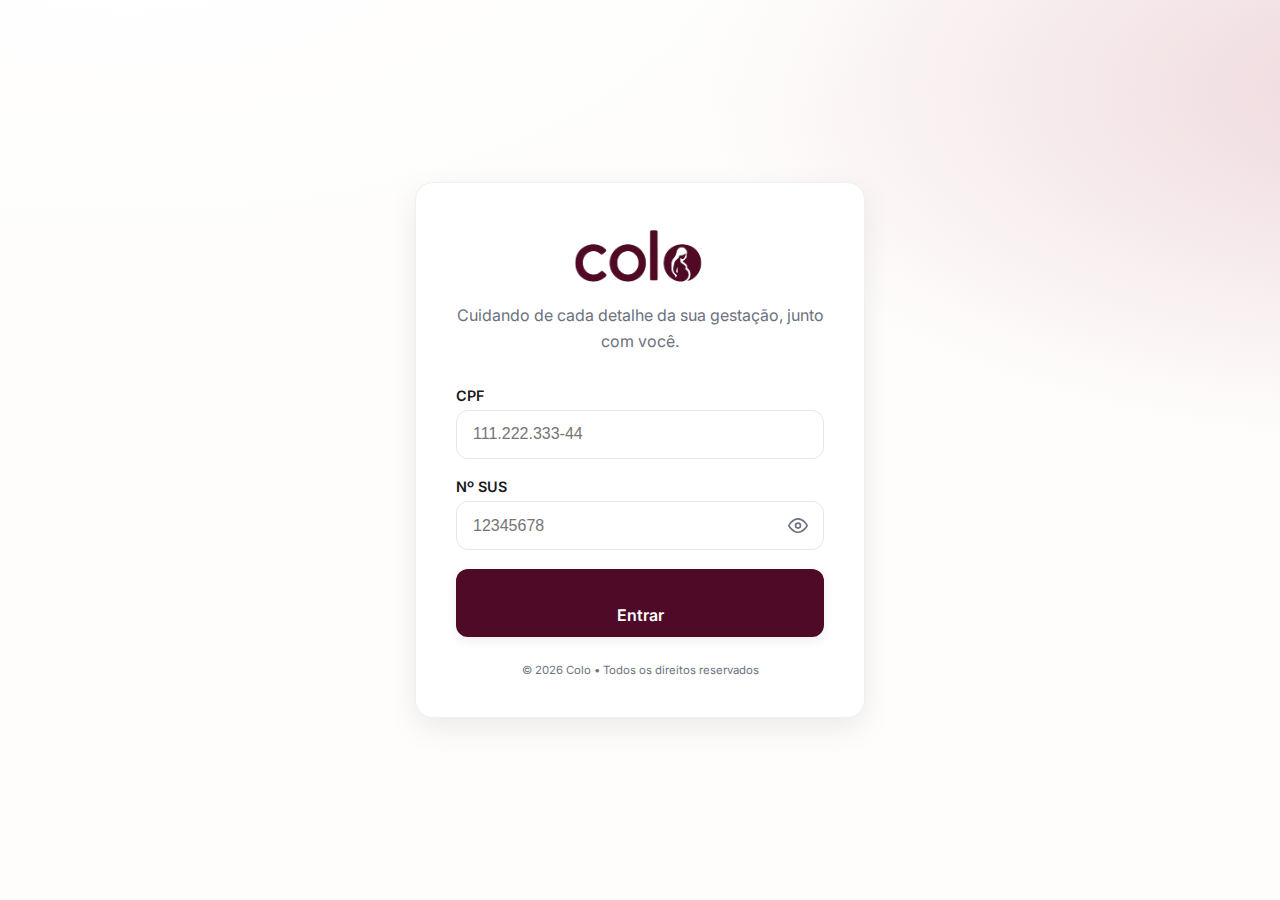
<file: index.html>
<!doctype html>
<html lang="pt-BR">
<head>
  <meta charset="utf-8">
  <meta name="viewport" content="width=device-width, initial-scale=1">
  <title>Colo — Login Gestante</title>
  <link rel="manifest" href="manifest.webmanifest">
  <meta name="theme-color" content="#4e0a26">
  <link rel="preconnect" href="https://fonts.googleapis.com">
  <link rel="preconnect" href="https://fonts.gstatic.com" crossorigin>
  <link href="https://fonts.googleapis.com/css2?family=Inter:wght@400;600;700&family=Montserrat:wght@600;700&display=swap" rel="stylesheet">
  <link rel="stylesheet" href="style.css">
</head>
<body class="login-body">
  <div class="login-card">
    <div class="brand">
      <img src="assets/logo.png" alt="Logo Colo" id="brand-logo">
      <p>Cuidando de cada detalhe da sua gestação, junto com você.</p>
    </div>

    <form id="login-form" class="form">
      <div class="form-field">
        <label for="cpf">CPF</label>
        <input id="cpf" name="cpf" placeholder="111.222.333-44" inputmode="numeric" autocomplete="username">
      </div>
      <div class="form-field">
        <label for="senha">Nº SUS</label>
        <div class="password-wrap">
          <input id="senha" name="senha" type="password" placeholder="12345678" autocomplete="current-password">
          <button type="button" class="showpass" aria-label="Mostrar senha">
            <svg xmlns="http://www.w3.org/2000/svg" width="20" height="20" viewBox="0 0 24 24" fill="none" stroke="currentColor" stroke-width="2" stroke-linecap="round" stroke-linejoin="round"><path d="M1 12s4-8 11-8 11 8 11 8-4 8-11 8-11-8-11-8z"></path><circle cx="12" cy="12" r="3"></circle></svg>
          </button>
        </div>
      </div>
      <button type="submit" class="btn-primary">Entrar</button>
    </form>

    <footer class="login-footer">
      <small>© <span id="year"></span> Colo • Todos os direitos reservados</small>
    </footer>
  </div>

  <div id="toast" class="toast"></div>

  <script src="data.js"></script> 
  <script src="login.js"></script>
</body>
</html>
</file>
<file: style.css>
/* Colo — Demo Gestante (puro HTML/CSS/JS) */
:root {
  --wine: #4e0a26;
  --wine-light: #6a1a3a;
  --cream: #fdfcfb;
  --rose: #f3e5e8;
  --ink: #18181b;
  --muted: #6b7280;
  --gray-100: #f3f4f6;
  --gray-200: #e5e7eb;
  --gray-300: #d1d5db;
  --shadow: 0 4px 6px -1px rgb(0 0 0 / 0.1), 0 2px 4px -2px rgb(0 0 0 / 0.1);
  --shadow-lg: 0 10px 15px -3px rgb(0 0 0 / 0.1), 0 4px 6px -2px rgb(0 0 0 / 0.1);
  --radius: 16px;
  --transition: all .25s ease-in-out;
}

/* --- VARIÁVEIS DE COR E LAYOUT --- */
:root {
  --wine: #4e0a26;
  --wine-light: #6a1a3a;
  --cream: #fefdfb;
  --rose: #eed7dc;
  --ink: #18181b;
  --muted: #6b7280;
  --shadow: 0 4px 12px rgba(0,0,0,.07);
  --shadow-lg: 0 10px 30px rgba(0,0,0,.08);
  --radius: 18px;
}

/* --- RESET & ESTILOS BASE --- */
* { 
  box-sizing: border-box; 
}

html, body { 
  margin: 0; 
  padding: 0; 
  font-family: 'Inter', system-ui, -apple-system, Segoe UI, Roboto, Arial, sans-serif; 
  color: var(--ink); 
  background: var(--cream);
  -webkit-font-smoothing: antialiased;
  -moz-osx-font-smoothing: grayscale;
}

h1,h2,h3,h4 { 
  font-family: 'Montserrat', 'Inter', sans-serif; 
  margin: 0 0 .5rem; 
  color: var(--wine);
}

p { 
  line-height: 1.6; 
  margin: 0 0 1rem; 
}

a { 
  color: var(--wine); 
  text-decoration: none; 
  transition: color .2s ease;
}
a:hover {
  color: var(--wine-light);
}

img { 
  max-width: 100%; 
  height: auto; 
  display: block; 
}

button { 
  font-family: inherit; 
}

/* --- ESTILOS DA PÁGINA DE LOGIN --- */
.login-body { 
  min-height: 100vh; 
  display: grid; 
  place-items: center; 
  padding: 1rem;
  background: radial-gradient(1200px 600px at 10% -10%, #fff 0, #fff0 70%), radial-gradient(1000px 500px at 110% 10%, var(--rose) 0, #fff0 70%), var(--cream); 
}

.login-card { 
  width: min(92vw, 450px); 
  background: #fff; 
  border-radius: var(--radius); 
  box-shadow: var(--shadow-lg); 
  padding: 2.5rem; 
  border: 1px solid #f0f0f0;
  animation: fade .4s ease-out;
}

.brand { 
  text-align: center; 
  margin-bottom: 2rem; 
}

#brand-logo { 
  width: 180px; 
  height: auto; 
  margin: 0 auto .5rem; 
  border-radius: 16px;
}

.brand p { 
  color: var(--muted); 
}

.login-footer { 
  text-align: center; 
  margin-top: 1.5rem; 
  color: var(--muted); 
  font-size: 0.85rem; 
}

/* --- COMPONENTES GLOBAIS --- */
.form { 
  display: grid; 
  gap: 1.2rem; 
}

.form-field label { 
  display: block; 
  margin: 0 0 .4rem; 
  font-weight: 600; 
}

.form-field input, .form-field textarea, .form-field select { 
  width: 100%; 
  padding: .9rem 1rem; 
  border: 1px solid #e5e7eb; 
  border-radius: 12px; 
  background: #fff; 
  font-size: 1rem;
  transition: border-color .2s, box-shadow .2s;
}

.form-field input:focus, .form-field textarea:focus, .form-field select:focus {
  outline: none;
  border-color: var(--wine);
  box-shadow: 0 0 0 3px rgba(78, 10, 38, .1);
}

.password-wrap { 
  position: relative; 
}

.password-wrap .showpass { 
  position: absolute; 
  right: .5rem; 
  top: 50%;
  transform: translateY(-50%);
  height: calc(100% - 1rem); 
  border: none; 
  background: transparent; 
  cursor: pointer; 
  color: var(--muted);
  display: flex;
  align-items: center;
  justify-content: center;
  padding: 0 .5rem;
}

.password-wrap .showpass:hover { 
  color: var(--ink); 
}

.btn-primary { 
  background: var(--wine); 
  color: white; 
  border: 0; 
  align-items: center;
  padding-top: 25px;
  min-height: 68px;
  border-radius: 12px; 
  font-weight: 600; 
  cursor: pointer; 
  box-shadow: var(--shadow);
  transition: background .2s ease;
  width: 100%;
  font-size: 1rem;
}
.btn-primary:hover { 
  background: var(--wine-light); 
}

.toast { 
  position: fixed; 
  bottom: 20px; 
  left: 50%; 
  transform: translateX(-50%) translateY(20px); 
  background: #222; 
  color: #fff; 
  padding: .8rem 1.2rem; 
  border-radius: 12px; 
  opacity: 0; 
  pointer-events: none; 
  transition: all .3s ease; 
  box-shadow: var(--shadow-lg);
  z-index: 9999;
}
.toast.show { 
  opacity: 1; 
  transform: translateX(-50%) translateY(0); 
}

* { box-sizing: border-box; }
html, body { 
  margin: 0; 
  padding: 0; 
  font-family: 'Inter', system-ui, -apple-system, Segoe UI, Roboto, Arial, sans-serif; 
  color: var(--ink); 
  background: var(--cream);
  -webkit-font-smoothing: antialiased;
  -moz-osx-font-smoothing: grayscale;
}
h1,h2,h3 { font-family: 'Montserrat', 'Inter', sans-serif; margin: 0 0 .5rem; font-weight: 700; }
.muted { color: var(--muted); }
a { color: var(--wine); text-decoration: none; }

/* === BOTÕES E CONTROLES === */
.btn-primary { background: var(--wine); color: white; border: 0;  border-radius: 12px; font-weight: 600; cursor: pointer; transition: var(--transition); }
.btn-primary:hover { background: var(--wine-light); transform: translateY(-2px); }
.btn-outline { background: transparent; color: var(--wine); border: 2px solid var(--wine); padding: .75rem 1.2rem; border-radius: 12px; font-weight: 600; cursor: pointer; transition: var(--transition); }
.btn-outline:hover { background: var(--rose); }
.icon-btn { background: #fff; border: 1px solid var(--gray-200); border-radius: 12px; padding: .5rem; cursor: pointer; box-shadow: var(--shadow); color: var(--muted); display: grid; place-items: center; transition: var(--transition); }
.icon-btn:hover { background: var(--gray-100); color: var(--ink); }
.chip { background: #fff; border: 1px solid var(--gray-200); border-radius: 999px; padding: .55rem .9rem; cursor: pointer; font-weight: 600; transition: var(--transition); }
.chip:hover { background: var(--gray-100); border-color: var(--gray-300); }

.form { display: grid; gap: 1.2rem; }
.form-field label { display:block; margin: 0 0 .4rem; font-weight: 600; font-size: 0.9rem; }
.form-field input, .form-field textarea, .form-field select { width: 100%; padding: .9rem 1rem; border: 1px solid var(--gray-200); border-radius: 12px; background:#fff; transition: var(--transition); }
.form-field input:focus, .form-field textarea:focus, .form-field select:focus { border-color: var(--wine); box-shadow: 0 0 0 3px var(--rose); outline: none; }


/* === LAYOUT PRINCIPAL === */
.app-body { display:flex; min-height: 100vh; }
.content { flex:1; display:flex; flex-direction:column; min-width:0; padding-bottom: 1rem;}

/* === SIDEBAR === */
.sidebar { width: 240px; background: #fff; border-right: 1px solid var(--gray-200); padding: 1.2rem; transition: width .25s ease, padding .25s ease; display: flex; flex-direction: column; }
.sidebar.collapsed { width: 88px; padding: 1.2rem .8rem; }
.sidebar-header { display:flex; align-items:center; margin-bottom: 1.5rem; }
.menu { display:grid; gap:.4rem; }
.menu-item { display:flex; align-items: center; gap: .9rem; padding: .8rem; border-radius: 12px; color: var(--muted); font-weight: 600; border: 2px solid transparent; transition: var(--transition); }
.menu-item .icon { width: 22px; height: 22px; display:inline-grid; place-items:center; }
.sidebar .menu-item .label { transition: opacity .2s, transform .2s; }
.sidebar.collapsed .menu-item .label { opacity: 0; pointer-events:none; width:0; transform: translateX(-10px); }
.menu-item:hover { background: var(--gray-100); color: var(--ink); }
.menu-item.active { background: var(--wine); color: #fff; }
.menu-item.logout { margin-top: auto; margin-bottom: .5rem; background: transparent; color: var(--muted); }
.menu-item.logout:hover { background: var(--rose); color: var(--wine); }

/* === HEADER DO CONTEÚDO === */
.app-header { display:flex; align-items:center; justify-content:space-between; padding: .9rem 1.5rem; position: sticky; top:0; background: rgba(253, 252, 251, 0.85); backdrop-filter: blur(8px); border-bottom: 1px solid var(--gray-200); z-index: 10; }
.app-header .right { display:flex; align-items:center; gap:1rem; }
.pill { background: #fff; border:1px solid var(--gray-200); padding:.4rem .8rem; border-radius: 999px; font-weight:600; font-size: 0.9rem; }
.user { display:flex; align-items:center; gap:.6rem; }
.avatar { width: 40px; height: 40px; border-radius: 999px; background: var(--gray-200); object-fit: cover; border: 2px solid white; box-shadow: var(--shadow); }

/* === SEÇÕES E CONTEÚDO === */
.section { display:none; padding: 1.5rem; }
.section.visible { display:block; animation: fade .35s ease; }
@keyframes fade { from { opacity:0; transform: translateY(10px)} to { opacity:1; transform:none } }

.grid { display:grid; gap: 1.5rem; grid-template-columns: 1.6fr .8fr .8fr; }
@media (max-width: 1100px) { .grid { grid-template-columns: 1fr; } }

.card { background:#fff; border:1px solid var(--gray-200); border-radius: var(--radius); padding: 1.5rem; box-shadow: var(--shadow); }
.card h3 { margin-bottom:.8rem; color: var(--wine); }

.hero { display:grid; grid-template-columns: 1.1fr 1fr; gap: 1.5rem; align-items:center; background: linear-gradient(110deg, #fff 50%, var(--rose) 100%); padding: 2rem; }
.hero-copy h2 { font-size: 1.8rem; font-weight: 700; }
.hero-copy p { color: var(--muted); font-size: 1.05rem; line-height: 1.6; }
.hero .cta-wrap { text-align: center; display: flex; align-items: center; gap:.8rem; margin-top:1.2rem; }
.hero-art { min-height: 240px; }
@media (max-width: 800px) { .hero { grid-template-columns: 1fr; } }

.carousel { position: relative; overflow: hidden; border-radius: 14px; box-shadow: var(--shadow-lg); }
.carousel .slides { display:flex; transition: transform .5s ease; }
.carousel img { display:block; width:100%; height:320px; object-fit:cover; }
.carousel .dots { position:absolute; bottom:12px; left:0; right:0; display:flex; gap:.4rem; justify-content:center; }
.carousel .dots button { width:8px; height:8px; border-radius:999px; border:0; background:rgba(255, 255, 255, 0.7); cursor: pointer; transition: var(--transition); }
.carousel .dots button.active { background: var(--wine); width: 24px; }

.next-appointment p { margin:.25rem 0; }
.next-appointment strong { font-size: 1.1rem; }

.alerts ul { margin:0; padding:0; list-style:none; display: grid; gap: 0.8rem; }
.alerts li { display:flex; align-items:flex-start; gap:.6rem; }
.alerts li .icon { color: #f59e0b; margin-top: 2px; }

.quick-actions .actions { display:flex; gap:.6rem; flex-wrap:wrap; }

/* === COMPONENTES ESPECÍFICOS === */
.toolbar { display:flex; align-items:center; justify-content:space-between; margin-bottom:.8rem; }
.legend { display:flex; gap:1rem; font-size:.9rem; align-items:center; color:var(--muted);}
.legend .dot { width:10px; height:10px; border-radius:999px; display:inline-block; margin-right:.3rem; }
.legend .prenatal { background: #b91c1c; } .legend .exam { background: #0891b2; } .legend .vaccine { background: #16a34a; } .legend .ultrasound { background: #6d28d9; } .legend .pueric { background: #a16207; }

.calendar-grid { display:grid; grid-template-columns: repeat(7, 1fr); border:1px solid var(--gray-200); border-radius: 12px; overflow:hidden; background:#fff; }
.calendar-grid .cell { min-height: 100px; border-right:1px solid var(--gray-200); border-bottom:1px solid var(--gray-200); padding:.5rem; position:relative; }
.calendar-grid .cell:nth-child(7n) { border-right:0; }
.calendar-grid .cell.header { background:var(--gray-100); font-weight:700; min-height:auto; text-align: center; }
.badge { display:inline-block; padding:.1rem .4rem; border-radius:6px; font-size:.7rem; color:#fff; margin:.15rem .15rem 0 0; }
.badge.prenatal { background:#b91c1c; } .badge.exam { background:#0891b2; } .badge.vaccine { background:#16a34a; } .badge.ultrasound { background:#6d28d9; } .badge.pueric { background:#a16207; }

.event-list { margin-top: .8rem; display:grid; gap:.5rem; }
.event { padding:.7rem 1rem; background:#fff; border:1px solid var(--gray-200); border-radius:12px; display:flex; align-items:center; justify-content:space-between; }
.event .meta { color:var(--muted); font-size:.9rem; }

.edu-grid { display:grid; grid-template-columns: repeat(auto-fill, minmax(300px, 1fr)); gap: 1.5rem; }
@media (max-width: 1100px) { .edu-grid { grid-template-columns: 1fr; } }
.edu-card { border-radius:14px; overflow:hidden; background:#fff; border:1px solid var(--gray-200); box-shadow: var(--shadow); display:flex; flex-direction:column; transition: var(--transition); }
.edu-card:hover { transform: translateY(-4px); box-shadow: var(--shadow-lg); }
.edu-card img { width:100%; height:160px; object-fit:cover; }
.edu-card .body { padding: 1.2rem; }
.edu-card .tag { display:inline-block; font-size:.75rem; padding:.2rem .5rem; border-radius:999px; background:var(--gray-100); margin-bottom:.5rem; }

.feed { margin-top:1.5rem; display:grid; gap:.8rem; }
.feed .item { background:#fff; border:1px solid var(--gray-200); padding:.9rem 1.2rem; border-radius:12px; }
.feed .item .meta { color:var(--muted); font-size:.85rem; }

.app-footer { margin-top:auto; padding:1rem 1.5rem; border-top:1px solid var(--gray-200); color:var(--muted); display:flex; justify-content:center; }

.toast { position: fixed; bottom: 20px; left: 50%; transform: translateX(-50%) translateY(20px); background:#111; color:#fff; padding:.8rem 1.2rem; border-radius:12px; opacity:0; pointer-events:none; transition: var(--transition); box-shadow: var(--shadow-lg); z-index: 100;}
.toast.show { opacity:1; transform: translateX(-50%) translateY(0); }

.switch { position:relative; display:inline-block; width:50px; height:28px; }
.switch input { display:none; }
.slider { position:absolute; cursor:pointer; top:0; left:0; right:0; bottom:0; background:var(--gray-200); transition:.2s; border-radius:999px; }
.slider:before { position:absolute; content:""; height:22px; width:22px; left:3px; top:3px; background:white; transition:.2s; border-radius:999px; box-shadow: var(--shadow);}
input:checked + .slider { background: var(--wine); }
input:checked + .slider:before { transform: translateX(22px); }

.app-footer .brand-link {
  color: #007bff; /* Um tom de azul padrão e agradável */
  text-decoration: none;
  transition: color .2s ease;
}

.app-footer .brand-link:hover {
  color: #0056b3; /* Um azul mais escuro para o efeito hover */
  text-decoration: underline;
}
</file>
